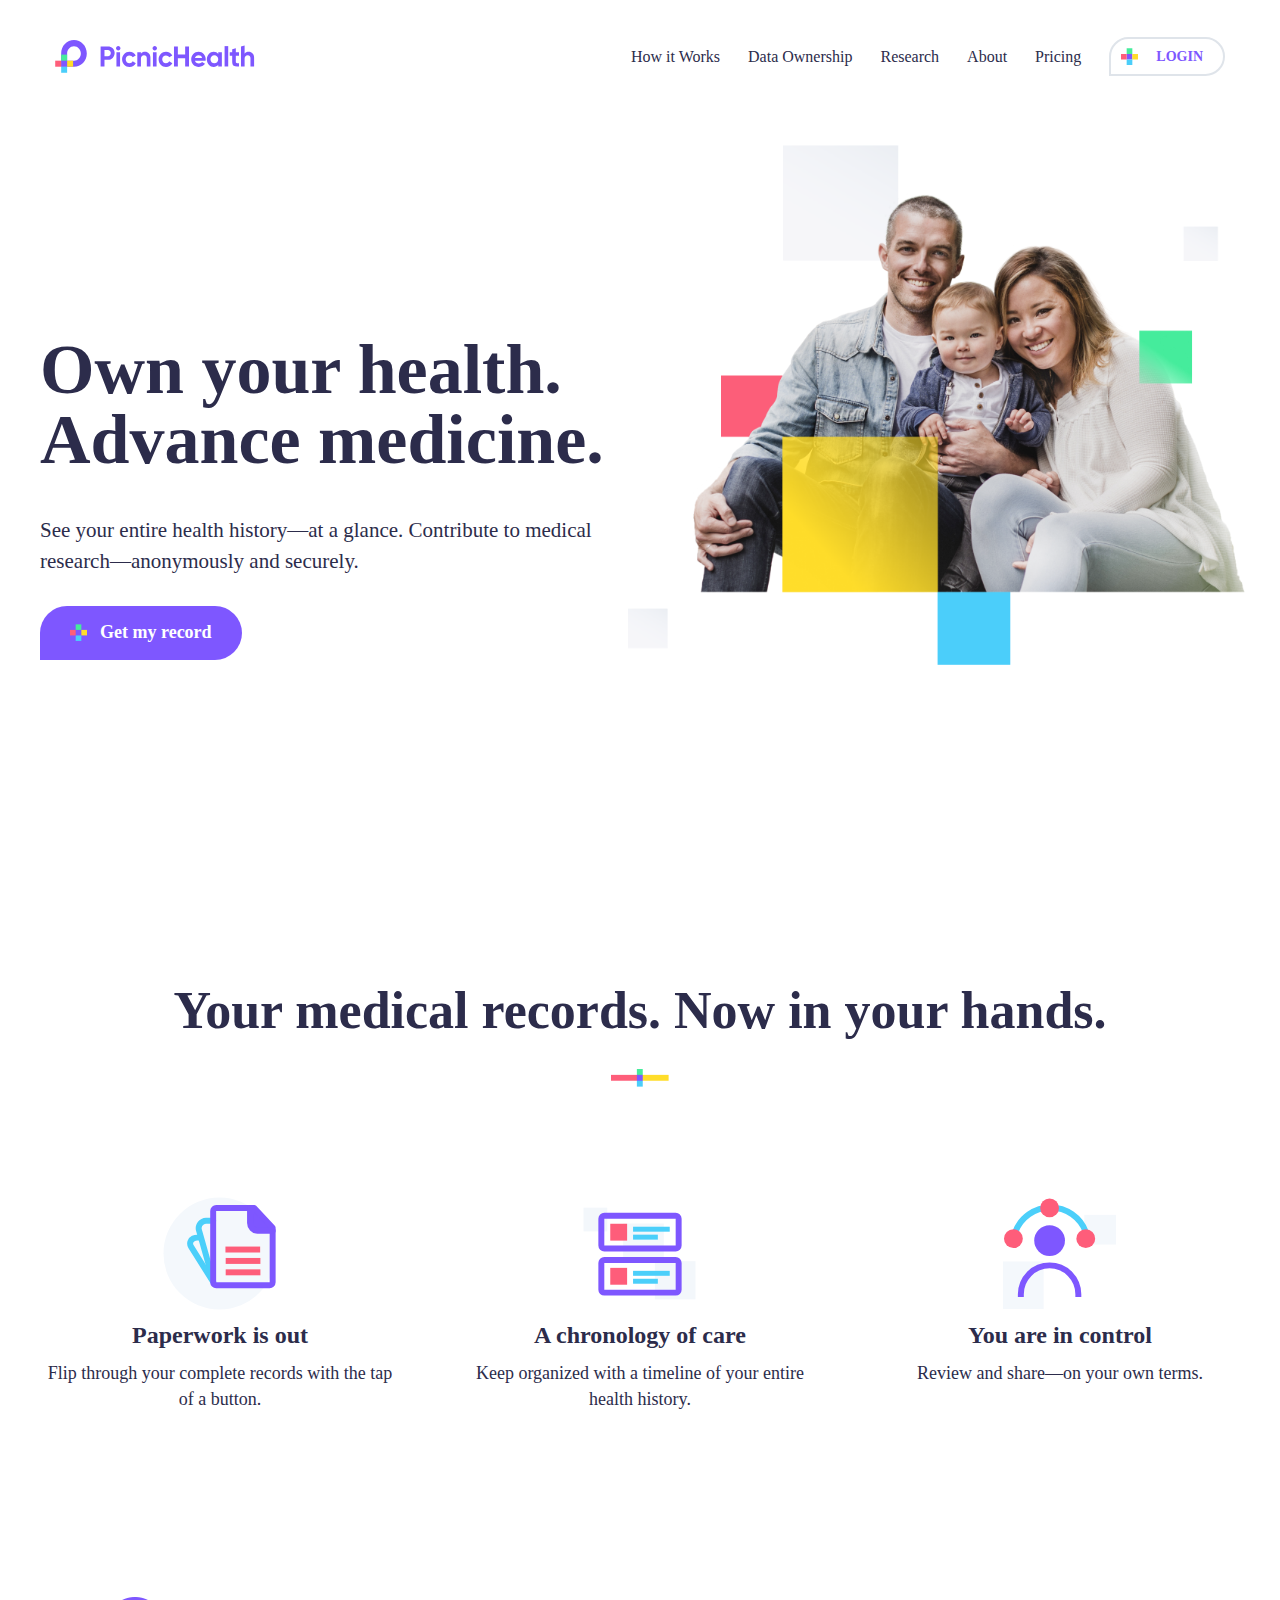
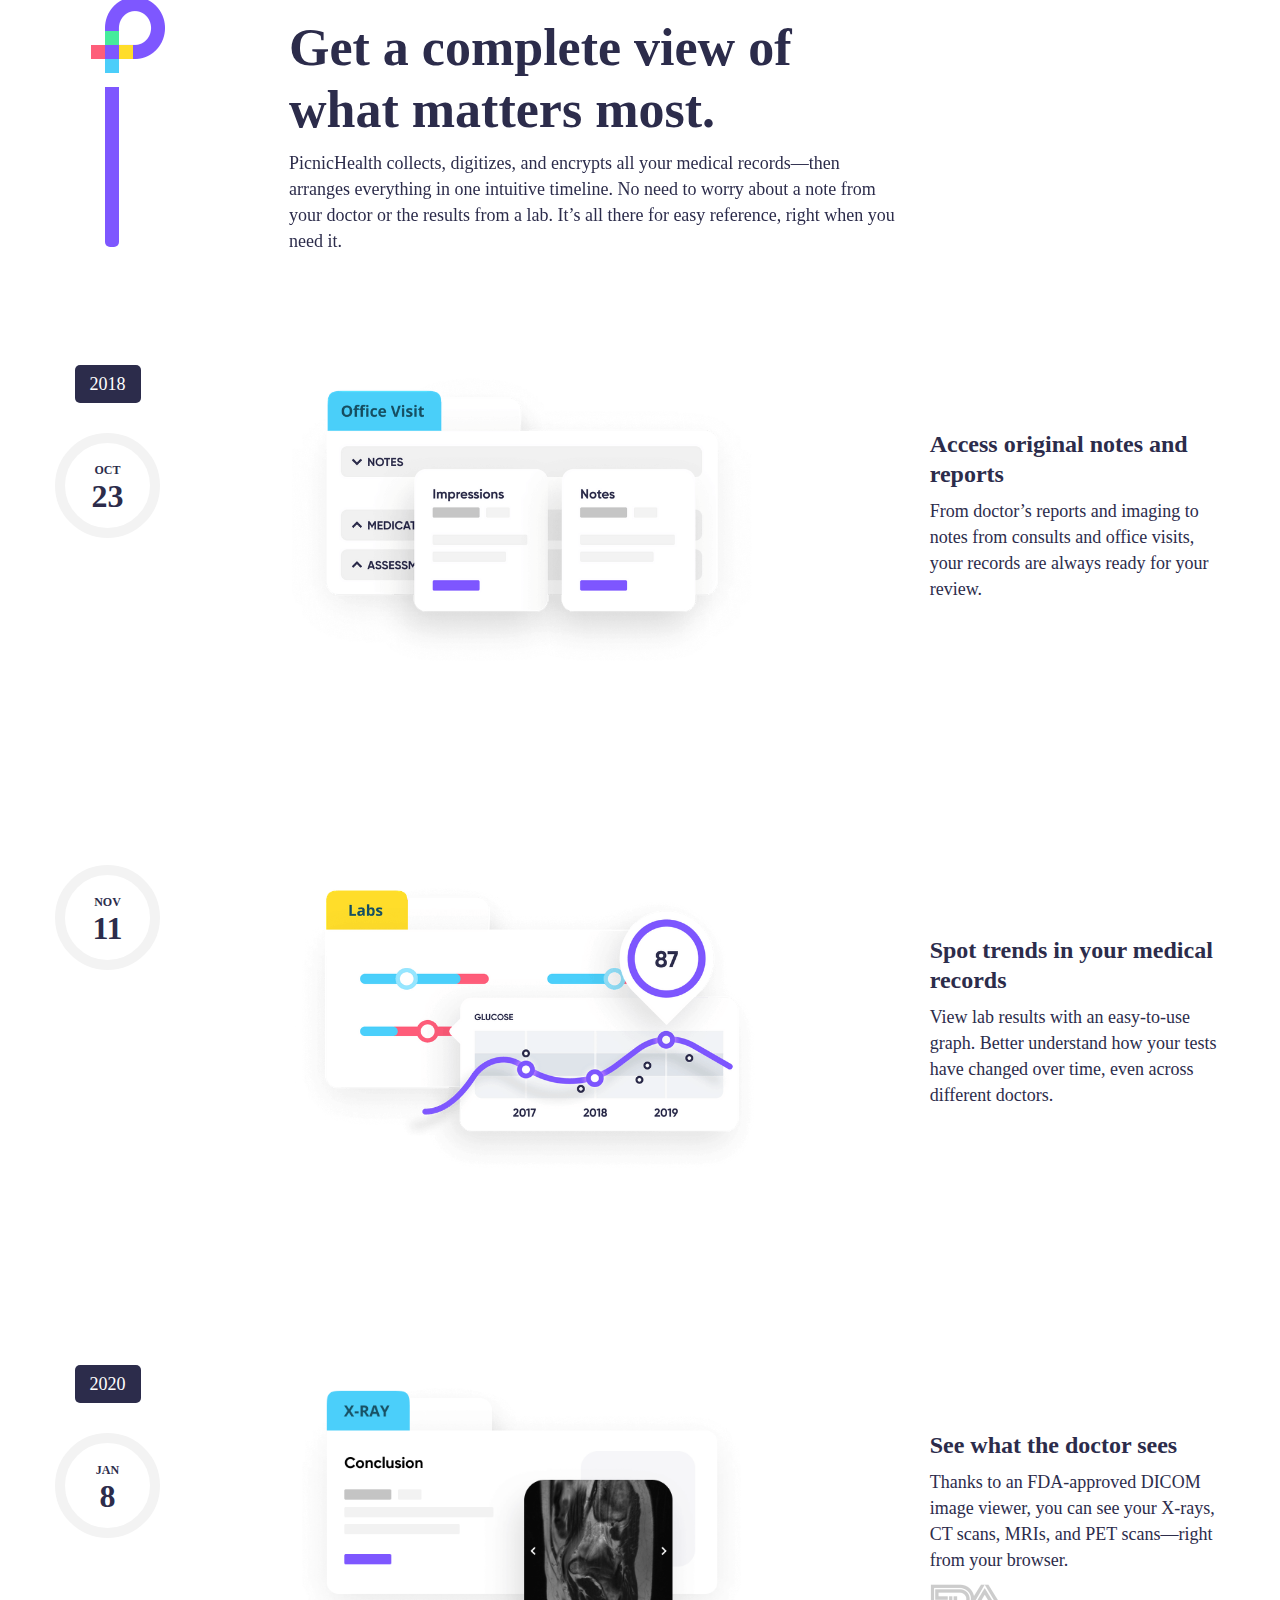
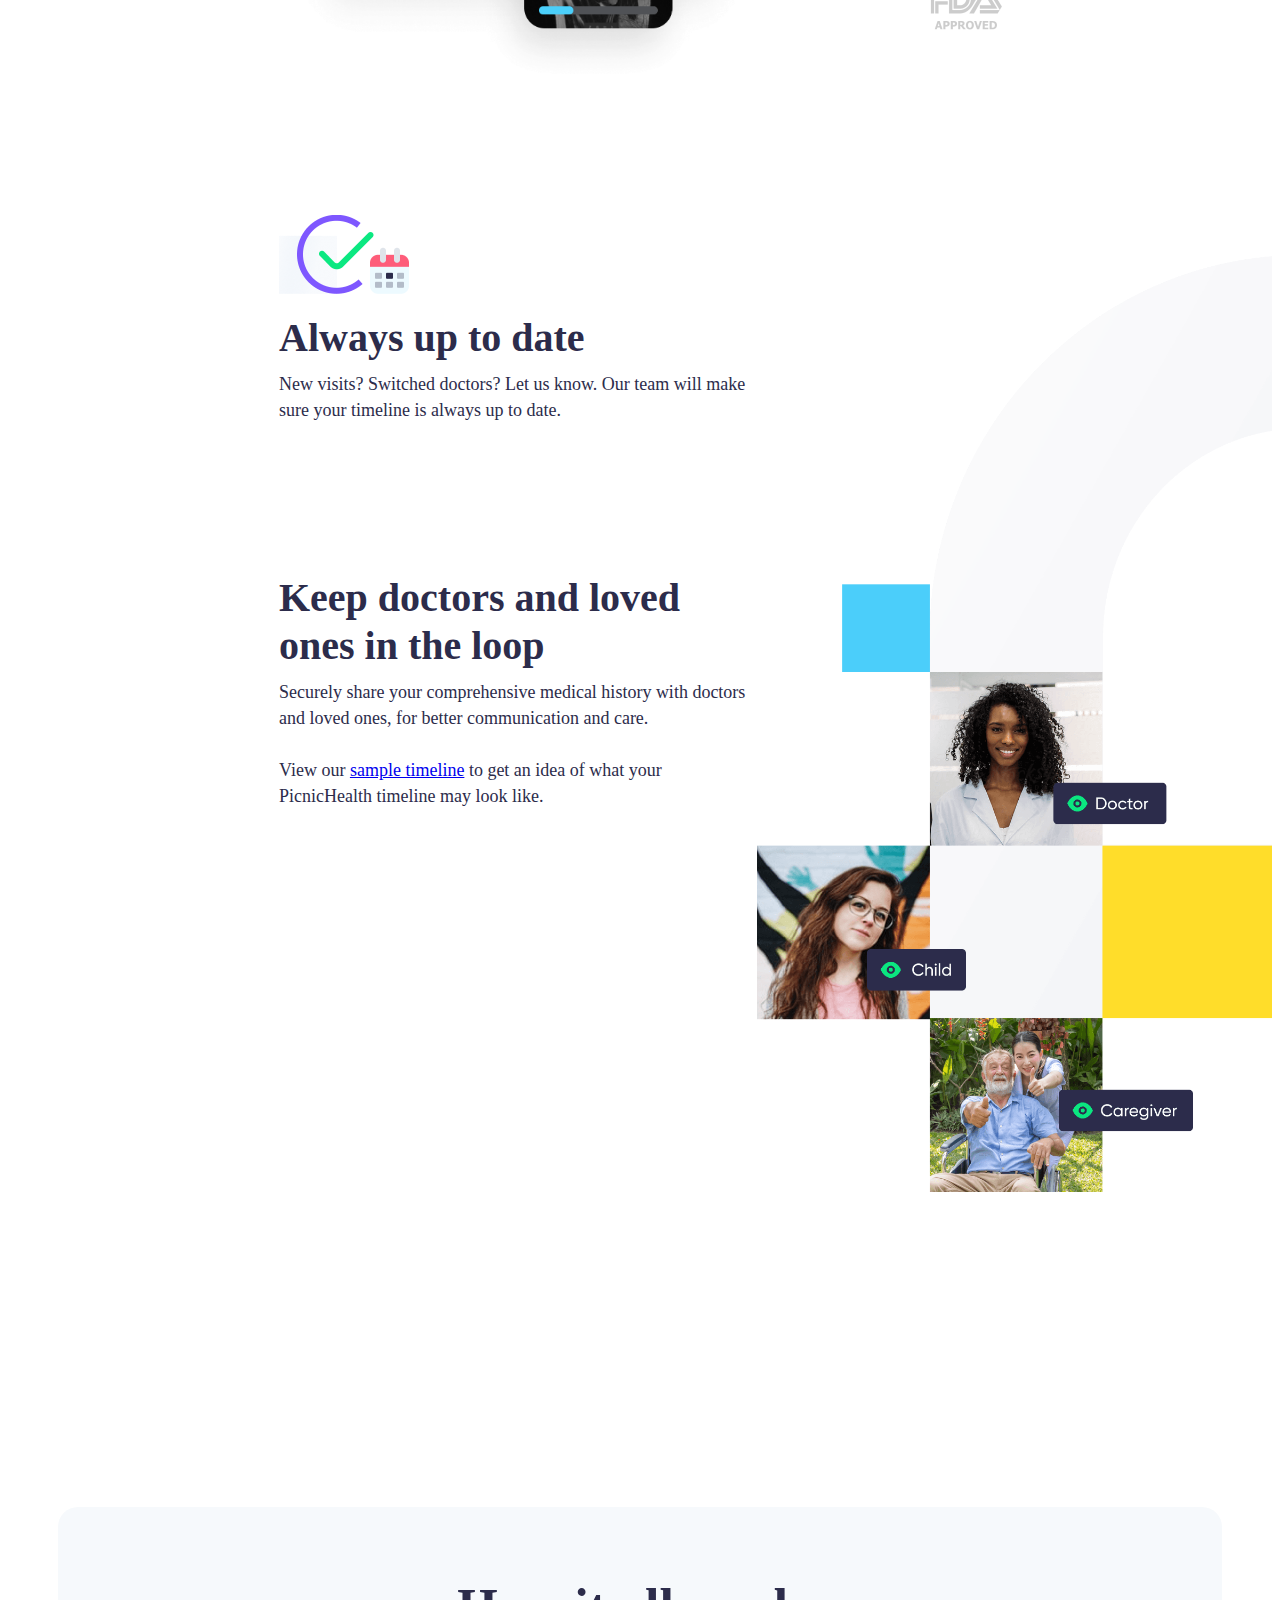
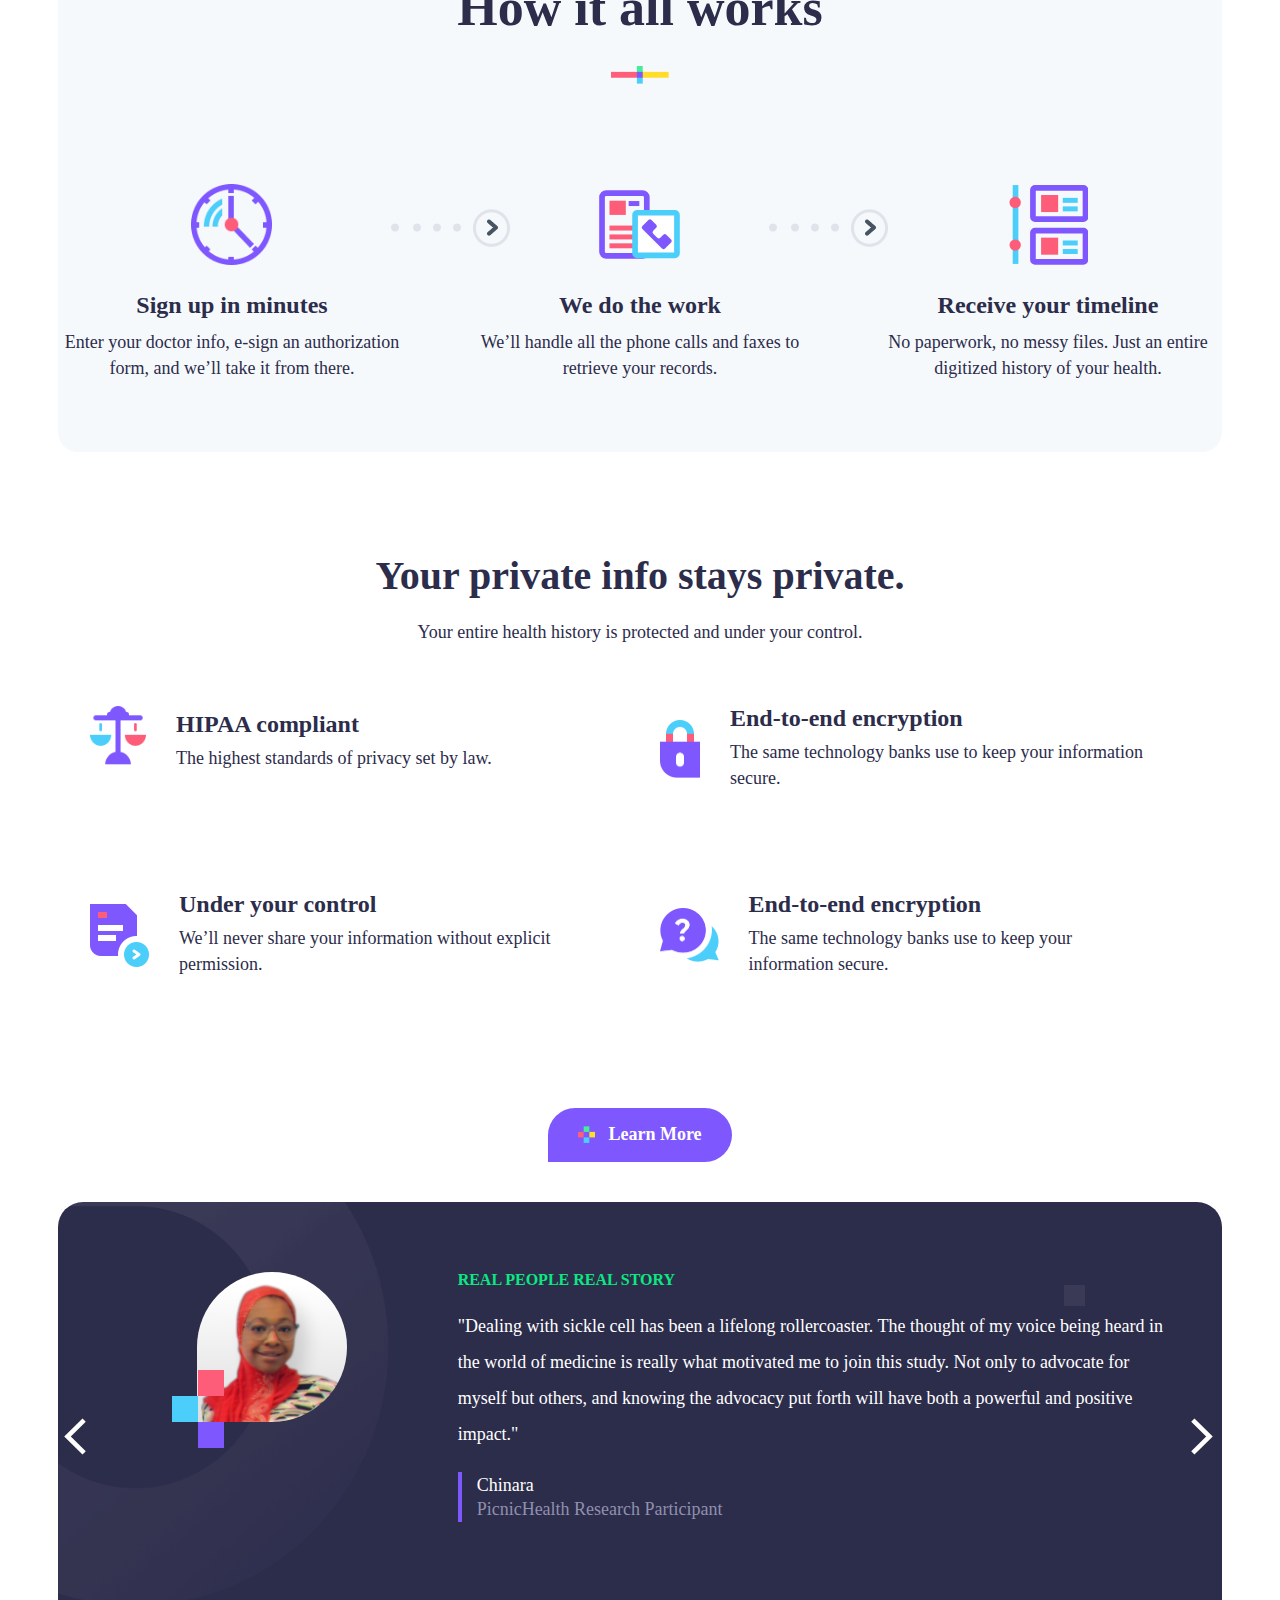
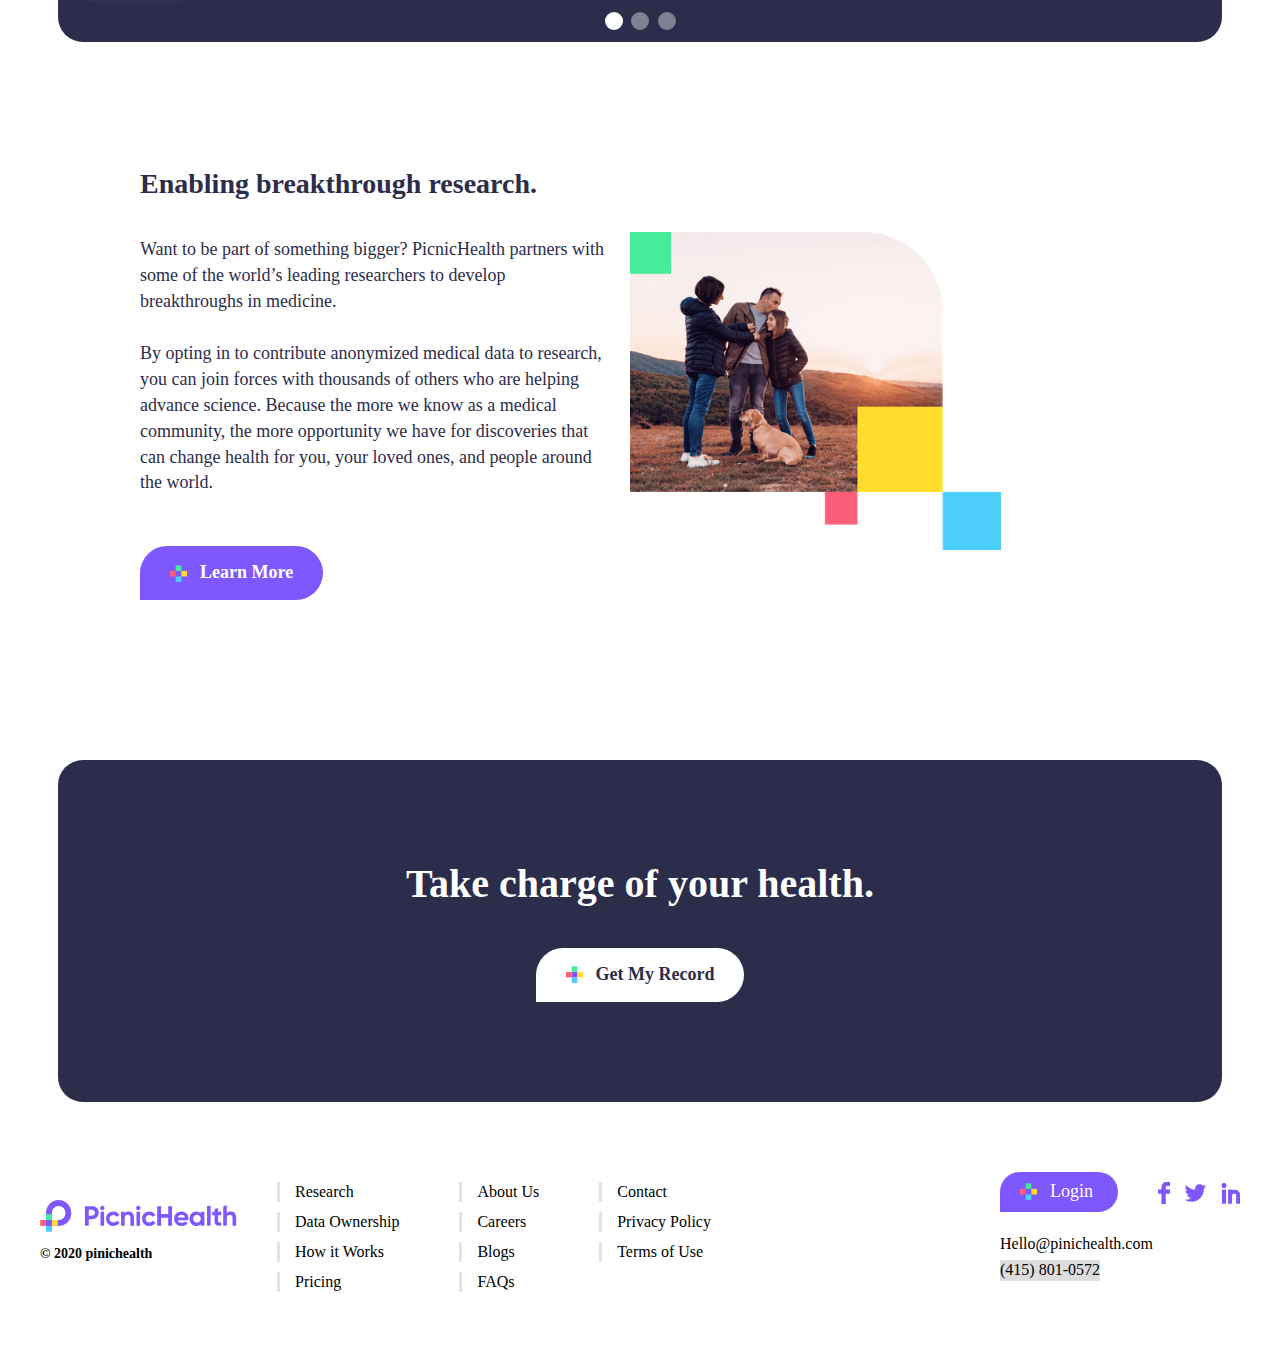
<file: index.html>
<!DOCTYPE html>
<html lang="en">
<head>
    <meta charset="UTF-8">
    <meta name="viewport" content="width=device-width, initial-scale=1.0">
    <!-- <link rel="shortcut icon" type="image/png" href="image/timeline-logo.png"> -->
    <link rel="stylesheet" href="sass/main.css">
    <title>PicnicHealth | Own your health. Advance medicine</title>
    <script src="app.js" defer async></script>
</head>
<body>
    <header class="header">
        <div class="navigation max-width">
            <img src="image/assest/hero-logo.svg" alt="hero logo" class="nav-logo">
            <ul class="nav--items">
                <li class="nav--item"><a href="#">How it Works</a></li>
                <li class="nav--item"><a href="#">Data Ownership</a></li>
                <li class="nav--item"><a href="#">Research</a></li>
                <li class="nav--item"><a href="#">About</a></li>
                <li class="nav--item"><a href="#">Pricing</a></li>
            </ul>
            <a href="#" class="nav--btn">Login</a>
        </div>

        <div class="hero-content max-width">
            <div class="hero">
                <h1 class="primary-heading">Own your health. Advance medicine.</h1>
                <p>See your entire health history—at a glance. Contribute to medical research—anonymously and securely.</p>
            </div>
            <img src="image/PH-Home-Hero.png" alt="Photo of a family sitting together" class="hero-bkg">
            <a href="#" class="btn btn--full">Get my record</a>
        </div>
    </header>

    <section class="section-overview">
        <div class="sub-heading text-centre">
            <h2 class="secondary-heading overview__heading heading-divider">Your medical records. Now in your hands.</h2>
        </div>
        <div class="overview row">
            <div class="col-1-of-3">
                <figure class="overview__image">
                    <img src="image/icon-complete.svg" alt="icon complete" class="overview__icon">
                </figure>
                <h4 class="heading-4">Paperwork is out</h4>
                <p class="overview__paragraph">Flip through your complete records with the tap of a button.</p>
            </div>
            <div class="col-1-of-3">
                <figure class="overview__image">
                    <img src="image/icon-organized.svg" alt="icon organized" class="overview__icon">
                </figure>
                <h4 class="heading-4">A chronology of care</h4>
                <p class="overview__paragraph">Keep organized with a timeline of your entire health history.</p>
            </div>
            <div class="col-1-of-3">
                <figure class="overview__image">
                    <img src="image/icon-yours.svg" alt="icon yours" class="overview__icon">
                </figure>
                <h4 class="heading-4">You are in control</h4>
                <p class="overview__paragraph">Review and share—on your own terms. <br> &nbsp; </p>
            </div>
        </div>
    </section>

    <section class="section-timeline">
        <div class="max-width">
            <div class="timeline-wrapper">
                <div class="timeline--track-wrap">
                    <img src="image/timeline-logo.png" alt="timeline logo" class="timeline__logo">
                    <div class="timeline__line">
                        <div class="timeline--fill style="will-change: width, height; height: 2%;""></div>
                        <div class="timeline-rail"></div>
                        <div class="arrow-curve-wrapper">
                            <div class="arrow-curve-overlay" style="will-change: transform; transform: translate3d(0px, 0px, 0px) scale3d(1, 1, 1) rotateX(0deg) rotateY(0deg) rotateZ(0deg) skew(0deg, 0deg); transform-style: preserve-3d;"></div>
                            <div class="arrow-curve-graphic"></div>
                            <div class="arrow-curve-graphic-sm"></div>
                        </div>
                    </div>
                </div>

                <div class="timeline--content-wrap">
                    <div class="timeline-welcome" style="transform: translate3d(0px, 0px, 0px) scale3d(1, 1, 1) rotateX(0deg) rotateY(0deg) rotateZ(0deg) skew(0deg, 0deg); transform-style: preserve-3d; opacity: 1;">
                        <div class="timeline-content col">
                            <h2 class="secondary-heading timeline-heading">Get a complete view of what matters most.</h2>
                            <p>PicnicHealth collects, digitizes, and encrypts all your medical records—then arranges everything in one intuitive timeline.
                            No need to worry about a note from your doctor or the results from a lab. It’s all there for easy reference, right when you need it.
                            </p>
                        </div>
                    </div>

                    <div class="timeline">
                        <div class="time__stamp">
                            <div class="time__year">2018</div>
                            <div class="time__date">
                                <div class="time--month">Oct</div>
                                <div class="time--day">23</div>
                            </div>
                        </div>
                        <div class="timeline-column">
                            <div class="col">
                                <img src="image/visits-p-800.png" alt="time illustration" class="timeline-illust">
                            </div>
                            <div class="timeline__box">
                                <h4 class="heading-4">Access original notes and reports</h4>
                                <p>From doctor’s reports and imaging to notes from consults and office visits, your records are always ready for your review.</p>
                            </div>
                        </div>
                    </div>

                    <div class="timeline">
                        <div class="time__stamp">
                            <div class="time__date">
                                <div class="time--month">Nov</div>
                                <div class="time--day">11</div>
                            </div>
                        </div>
                        <div class="timeline-column">
                            <div class="col">
                                <img src="image/labs-p-800.png" alt="time illustration" class="timeline-illust">
                            </div>
                            <div class="timeline__box">
                                <h4 class="heading-4">Spot trends in your medical records</h4>
                                <p>View lab results with an easy-to-use graph. Better understand how your tests have changed over time, even across different doctors.</p>
                            </div>
                        </div>
                    </div>

                    <div class="timeline">
                        <div class="time__stamp">
                            <div class="time__year">2020</div>
                            <div class="time__date">
                                <div class="time--month">Jan</div>
                                <div class="time--day">8</div>
                            </div>
                        </div>
                        <div class="timeline-column">
                            <div class="col">
                                <img src="image/xray.png" alt="time illustration" class="timeline-illust">
                            </div>
                            <div class="timeline__box">
                                <h4 class="heading-4">See what the doctor sees</h4>
                                <p>Thanks to an FDA-approved DICOM image viewer, you can see your X-rays, CT scans, MRIs, and PET scans—right from your browser.</p>
                                <img src="image/fda.png" alt="fda" class="approved">
                            </div>
                        </div>
                    </div>

                    <div class="timeline timeline--large">
                        <div class="timeline-detail">
                            <img src="image/icon-calendar-sync.png" alt="calender icon" class="timeline__icon">
                            <h3 class="tertiary-heading detail-heading">Always up to date</h3>
                            <p>New visits? Switched doctors? Let us know. Our team will make sure your timeline is always up to date.</p>
                        </div>

                        <div class="timeline-text">
                            <h3 class="tertiary-heading detail-heading">Keep doctors and loved ones in the loop</h3>
                            <p>Securely share your comprehensive medical history with doctors and loved ones, for better communication and care.
                                <br>
                                <br>
                                View our <a href="#">sample timeline</a> to get an idea of what your PicnicHealth timeline may look like.
                            </p>
                        </div>
                    </div>

                    <img src="image/group-loop-lg.png" alt="" class="timeline__big-bkg">

                </div>
            </div>
        </div>
    </section>

    <section class="section-guide">
        <div class="sub-heading text-centre">
            <h2 class="secondary-heading guide__heading heading-divider">How it all works</h2>
        </div>
        <div class="guide row">
             <div class="col-1-of-3">
                <img src="image/icon-clock.png" alt="icon clock" class="guide__icon">
                <h4 class="heading-4 sub-heading">Sign up in minutes</h4>
                <p class="guide__paragraph">Enter your doctor info, e-sign an authorization form, and we’ll take it from there.</p>
            </div>
            <div class="col-1-of-3 guide__item">
                <img src="image/icon-work.svg" alt="icon work" class="guide__icon guide__icon-1">
                <h4 class="heading-4 sub-heading">We do the work</h4>
                <p class="guide__paragraph">We’ll handle all the phone calls and faxes to retrieve your records.</p>
                <div class="dotted-arrow before"></div>
                <div class="dotted-arrow after"></div>
            </div>
            <div class="col-1-of-3">
                <img src="image/icon-timeline.svg" alt="icon timeline" class="guide__icon">
                <h4 class="heading-4 sub-heading">Receive your timeline</h4>
                <p class="guide__paragraph">No paperwork, no messy files. Just an entire digitized history of your health.</p>
            </div>
        </div>
    </section>

    <section class="section-privacy">
        <div class="sub-heading text-centre">
            <h3 class="tertiary-heading">Your private info stays private.</h3>
            <p class="paragraph-h">Your entire health history is protected and under your control.</p>
        </div>
        <div class="row row-1">
            <div class="privacy__box">
                <div class="privacy__container col-1-of-2">
                    <div class="privacy__item">
                        <img src="image/icon-hipaa.png" alt="icon hippa" class="privacy__image privacy__image--1">
                        <div class="privacy__content">
                            <h4 class="heading-4 heading-4__1">HIPAA compliant</h4>
                            <p>The highest standards of privacy set by law.</p>
                        </div>
                    </div>
                </div>

                <div class="privacy__container col-1-of-2">
                    <div class="privacy__item">
                        <img src="image/icon-encryption.png" alt="icon encryption" width="40" class="privacy__image privacy__image--2">
                        <div class="privacy__content">
                            <h4 class="heading-4 heading-4__1">End-to-end encryption</h4>
                            <p>The same technology banks use to keep your information secure.</p>
                        </div>
                    </div>
                </div>
            </div>
        </div>

        <div class="row">
            <div class="privacy__box">
                <div class="privacy__container col-1-of-2">
                    <div class="privacy__item">
                        <img src="image/icon-data-control.png" alt="icon hippa" width="59" class="privacy__image privacy__image--3">
                        <div class="privacy__content">
                            <h4 class="heading-4 heading-4__1">Under your control</h4>
                            <p>We’ll never share your information without explicit permission.</p>
                        </div>
                    </div>
                </div>

                <div class="privacy__container col-1-of-2">
                    <div class="privacy__item">
                        <img src="image/icon-partners.png" alt="icon encryption" width="58.5" class="privacy__image privacy_image--4">
                        <div class="privacy__content">
                            <h4 class="heading-4 heading-4__1">End-to-end encryption</h4>
                            <p>The same technology banks use to keep your information secure.</p>
                        </div>
                    </div>
                </div>
            </div>
        </div>

        <div class="btn-container">
            <a href="#" class="btn btn--full">Learn More</a>
        </div>
    </section>

    <section class="section-testimonial">
        <div class="testimonial">
            <div class="testimonial__box">
                <div class="slider__icon">
                    <img src="image/icon-left-arrow.svg" alt="icon left" class="left-arrow slide-arrow">
                </div>
                <div class="row">
                    <div class="testimonial-centre">
                        <div class="testimonial__image">
                            <img src="image/Frame 688.png" alt="" class="testimonial__profile">
                            <div class="author__checker"></div>
                        </div>
                        <div class="testimonial__container">
                            <h6 class="testimonial__title">Real people real story</h6>
                            <div class="testimonial__content">"Dealing with sickle cell has been a lifelong rollercoaster. 
                                The thought of my voice being heard in the world of medicine is really what motivated me to join this study. 
                                Not only to advocate for myself but others, and knowing the advocacy put forth will have both a powerful and positive impact."
                            </div>
                            <div class="user-wrapper">
                                <div class="user-border-left"></div>
                                <div class="user__detail">
                                    <div class="user__name">Chinara</div>
                                    <div class="user__profile">PicnicHealth Research Participant</div>
                                </div>
                            </div>
                        </div>
                    </div>
                </div>
                <div class="slider__icon">
                    <img src="image/icon-right-arrow.svg" alt="icon left" class="right-arrow slide-arrow">
                </div>
            </div>
            <div class="slide-nav w-slider-nav w-round">
                <div class="w-slider-dot w-active" data-wf-ignore=""></div>
                <div class="w-slider-dot" data-wf-ignore=""></div>
                <div class="w-slider-dot" data-wf-ignore=""></div>
            </div>
        </div>
    </section>

    <section class="section-split-info">
        <div class="split__container">
            <div class="row split__centre">
                <div class="col-1-of-2 split__content">
                    <h2 class="secondary-heading split__heading">Enabling breakthrough research.</h2>
                    <p class="split__paragraph">
                        Want to be part of something bigger? PicnicHealth partners with some of the world’s leading researchers to develop breakthroughs in medicine.
                        <br>
                        <br>
                        By opting in to contribute anonymized medical data to research, you can join forces with thousands of others who are helping advance science. 
                        Because the more we know as a medical community, the more opportunity we have for discoveries that can change health for you, your loved ones, 
                        and people around the world.
                    </p>
                    <a href="#" class="btn btn--full">Learn More</a>
                </div>
                <div class="col-1-of-2">
                    <img src="image/family-shapes-p-500.png" alt="family picture" class="split__bkg" sizes="300px">
                </div>
            </div>
        </div>
    </section>

    <section class="section-cta">
        <div class="row">
            <h3 class="tertiary-heading tertiary-heading--white">Take charge of your health.</h3>
            <div class="block"></div>
            <div class="btn-container">
               <a href="#" class="btn btn--full btn--white">Get My Record</a>
            </div>
        </div>
    </section>
</body>

<footer class="footer">
    <div class="row">
        <div class="footer__container">
            <div class="footer-primary">
                <div class="footer__brand-banner">
                    <a href="#" class="footer__logo-box">
                        <img src="image/logo.svg" alt="pinichealth footer logo" class="footer__logo-stamp">
                    </a>
                    <p class="copyright">&copy; 2020 pinichealth</p>
                </div>
                <div class="footer__nav-list">
                    <ul class="footer__links">
                        <li class="footer__link"><a href="#">Research</a></li>
                        <li class="footer__link"><a href="#">Data Ownership</a></li>
                        <li class="footer__link"><a href="#">How it Works</a></li>
                        <li class="footer__link"><a href="#">Pricing</a></li>
                    </ul>
                    <ul class="footer__links">
                        <li class="footer__link"><a href="#">About Us</a></li>
                        <li class="footer__link"><a href="#">Careers</a></li>
                        <li class="footer__link"><a href="#">Blogs</a></li>
                        <li class="footer__link"><a href="#">FAQs</a></li>
                    </ul>
                    <ul class="footer__links">
                        <li class="footer__link"><a href="#">Contact</a></li>
                        <li class="footer__link"><a href="#">Privacy Policy</a></li>
                        <li class="footer__link"><a href="#">Terms of Use</a></li>
                    </ul>
                </div>
            </div>
            <div class="footer-secondary">
                <div class="footer__small">
                    <div class="footer__cta">
                        <a href="#" class="footer__btn btn btn--full btn-small">Login</a>
                    </div>
                    <ul class="footer__social">
                        <li class="footer__connect"><a href="#" class="footer__sb"><img src="image/icon-fb.png" alt="Facebook icon" class="footer__icon" width="12"></a></li>
                        <li class="footer__connect"><a href="#" class="footer__sb"><img src="image/icon-tw.png" alt="Twitter icon" class="footer__icon" width="21"></a></li>
                        <li class="footer__connect"><a href="#" class="footer__sb"><img src="image/icon-li.png" alt="Instagram icon" class="footer__icon" width="19"></a></li>
                    </ul>
                </div>

                <div class="footer__contact">
                    <a href="mailto:hello@picnichealth.com?subject=Hello%20Picnichealth" class="Email-contact">Hello@pinichealth.com</a>
                    <a href="tel:415-801-0572" class="Phone-contact">(415) 801-0572</a>
                </div>
            </div>
        </div>
    </div>
</footer>
</html>
</file>
<file: sass/main.css>
@charset "UTF-8";
/*

0 - 600px --- Mobile phone
600px - 900px --- Tablet portrait
900px - 1200px --- Tablet landscape
1200px - 1800px + --- Big screen


SETTING TO THE MEDIA RESPONSIVE ADAPTATION
600px = 50em , 1em = 16px - phone
900px = 56.25em , 1em = 16px  - tablet port
1200px = 75em , 1em = 16px - tab land
1800px = 112.5em , 1em = 16px -bid desk

*/
*,
*::before,
*::after {
  -webkit-box-sizing: inherit;
          box-sizing: inherit;
}

html {
  margin: 0;
  padding: 0;
  -webkit-box-sizing: inherit;
          box-sizing: inherit;
}

body {
  -webkit-box-sizing: border-box;
          box-sizing: border-box;
}

img {
  max-width: 100%;
  vertical-align: middle;
  display: inline-block;
}

html {
  font-size: 62.5%;
}

body {
  color: #2c2c4b;
  font-family: "Gilroy", san-serif;
  font-font-weight: 400;
  line-height: 1.7;
}

.primary-heading, .secondary-heading, .tertiary-heading, .heading-4 {
  font-weight: 700;
  color: #2c2c4b;
  margin: 0;
}

.primary-heading {
  font-size: 7rem;
  max-width: 56%;
  line-height: 1;
  margin: 0;
  margin-top: 2rem;
  margin-bottom: 4rem;
}

.secondary-heading {
  font-size: 5.2rem;
}

.tertiary-heading {
  font-size: 4rem;
  line-height: 1.2;
}

.tertiary-heading--white {
  color: #ffffff;
}

.heading-4 {
  font-size: 2.4rem;
  font-weight: 700;
  line-height: 30px;
  margin-top: 1rem;
  margin-bottom: 1rem;
}

.heading-4__1 {
  line-height: 1;
  margin-top: 0rem;
}

h6 {
  margin: 0;
  line-height: 1;
}

p {
  margin: 0;
  padding: 0;
  font-size: 1.8rem;
  font-weight: 400;
  line-height: 1.4444;
}

.heading-divider {
  background: url(../../image/heading-divider.png);
  background-position: 50% 100%;
  background-size: 58px;
  background-repeat: no-repeat;
  text-align: center;
}

.max-width {
  padding: 1.5rem;
  margin: 0 auto;
  max-width: 120rem;
  position: relative;
}

.text-centre {
  text-align: center;
}

.clearFix::before {
  clear: both;
  content: "";
  zoom: 1;
}

.col {
  width: 66.6666667%;
}

.block {
  height: 40px;
}

.btn:link, .btn:visited {
  display: inline-block;
  margin-right: auto;
  margin-left: auto;
  padding: 17px 30px 17px 60px;
  border-radius: 100px 100px 100px 0px;
  text-decoration: none;
  font-size: 1.8rem;
  font-weight: 700;
  -webkit-transition: all .25s ease-in-out;
  transition: all .25s ease-in-out;
  line-height: 1.1;
}

.btn-small:link, .btn-small:visited {
  padding: 10px 25px 10px 50px;
  background-position: 20px 50%;
  font-weight: 500;
}

.btn--full {
  background-color: #7e57ff;
  color: #ffffff;
  background-image: url(../image/5e5eda1226f4ffa47f659b02_logo-pattern-mark.svg);
  background-repeat: no-repeat;
  background-size: 17px;
  background-position: 30px 50%;
}

.btn--full:hover, .btn--full:active {
  background-color: #9374fc;
}

.btn--white:link, .btn--white:visited {
  background-color: #ffffff;
  color: #2c2c4b;
}

.btn--white:hover, .btn--white:active {
  color: #ffffff;
  background-color: #7e57ff;
}

.btn-container {
  text-align: center;
}

.row {
  max-width: 120rem;
  margin: 0 auto;
}

.row:not(:last-child) {
  margin-bottom: 8rem;
}

.row-1 {
  margin-bottom: 0 !important;
}

.row::after {
  content: "";
  display: table;
  clear: both;
}

[class|="col"] {
  float: left;
}

[class|="col"]:not(:last-child) {
  margin-right: 6rem;
}

.col-1-of-2 {
  width: calc((100% - 6rem)/2);
}

.col-1-of-3 {
  width: calc((100% - 2 * 6rem)/3);
}

.col-2-of-3 {
  width: calc( 2 * ((100% - 2 * 6rem)/3) + 6rem);
}

.col-1-of-4 {
  width: calc((100% - 3 * 6rem)/4);
}

.col-2-of-4 {
  width: calc( 2 * ((100% - 3 * 6rem)/4) + 6rem);
}

.col-3-of-4 {
  width: calc( 3 * ((100% - 3 * 6rem)/4) + 6rem + 6rem);
}

.guide {
  text-align: center;
}

.guide__heading {
  margin-bottom: 100px;
  padding-bottom: 50px;
  padding-bottom: 5rem;
  line-height: 1 !important;
}

.guide__icon {
  width: 81px;
  display: inline-block;
  -ms-grid-column-align: center;
      justify-self: center;
  -webkit-box-align: end;
      -ms-flex-align: end;
          align-items: flex-end;
}

.guide__item {
  position: relative;
}

.sub-heading {
  margin-top: 25px;
  margin-bottom: 10px;
}

.dotted-arrow {
  position: absolute;
  top: 25px;
  width: 120px;
  height: 38px;
  background-image: url(../image/dotted-arrow-right.png);
  background-position: 0px 0px;
  background-size: 119px;
  background-repeat: no-repeat;
  z-index: 5;
}

.before {
  left: -75px;
}

.after {
  right: -75px;
}

.navigation {
  display: -webkit-box;
  display: -ms-flexbox;
  display: flex;
  -webkit-box-align: center;
      -ms-flex-align: center;
          align-items: center;
}

.nav-logo {
  width: 200px;
}

.nav--items {
  list-style: none;
  display: -webkit-box;
  display: -ms-flexbox;
  display: flex;
  -webkit-box-align: center;
      -ms-flex-align: center;
          align-items: center;
  margin-left: auto;
}

.nav--item {
  font-size: 1.6rem;
  font-weight: 500;
  padding: 10px 0px 10px;
  margin: 0px 20px 0px 8px;
}

.nav--item a:link, .nav--item a:visited {
  text-decoration: none;
  color: #2c2c4b;
  display: inline-block;
  -webkit-transition: all .5s;
  transition: all .5s;
}

.nav--item a:hover, .nav--item a:active {
  color: #3898EC;
}

.nav--btn {
  font-family: inherit;
  font-size: 1.4rem;
  font-weight: 700;
  text-transform: uppercase;
  text-decoration: none;
  color: #7e57ff;
  display: inline-block;
  margin-left: 8px;
  padding: 10px 20px 10px 45px;
  border: 2px solid #dfe4ea;
  border-radius: 100px 100px 100px 0px;
  background-image: url(../image/5e5eda1226f4ffa47f659b02_logo-pattern-mark.svg);
  background-size: 17px;
  background-repeat: no-repeat;
  background-position: 10px 50%;
  line-height: 1.1;
}

.hero-content {
  padding: calc(30rem - 9rem) 0rem 15rem 0rem;
  position: relative;
}

.hero-content p {
  margin-bottom: 30px;
  padding-right: 20px;
  font-size: 2.1rem;
  color: #2c2c4b;
  max-width: 50%;
}

.hero-bkg {
  height: 520px;
  position: absolute;
  right: -20px;
  top: 4rem;
}

.overview {
  text-align: center;
}

.overview h4 {
  vertical-align: top;
}

.overview__heading {
  margin-bottom: 100px;
  padding-bottom: 50px;
  padding-bottom: 5rem;
  line-height: 1 !important;
}

.overview__image {
  width: 114;
  height: 114;
  text-align: center;
}

.overview__icon {
  width: 11.3rem;
  -ms-grid-column-align: center;
      justify-self: center;
}

.overview__paragraph {
  margin: 0;
  margin-bottom: 1rem;
  font-size: 1.8rem;
  line-height: 26px;
  font-weight: 400;
  color: #2c2c4b;
  -webkit-box-align: start;
      -ms-flex-align: start;
          align-items: flex-start;
}

.split__content {
  padding-left: 10rem;
  padding-bottom: 6rem;
}

.split__centre {
  display: -webkit-box;
  display: -ms-flexbox;
  display: flex;
  -webkit-box-align: center;
      -ms-flex-align: center;
          align-items: center;
}

.split__heading {
  font-size: 2.8rem;
  line-height: 1.6;
  margin-top: 2rem;
  margin-bottom: 1rem;
}

.split__paragraph {
  margin-top: 3rem;
  margin-bottom: 5rem;
}

.split__bkg {
  margin-top: -20px;
  margin-left: -40px;
  width: 371px;
}

.testimonial {
  background-color: #2c2c4b;
  background-image: url(../image/slider-bg.png);
  background-position: 0% 0%;
  background-size: contain;
  background-repeat: no-repeat;
  position: relative;
  border-radius: 25px;
  padding-top: 3rem;
}

.testimonial__box {
  position: relative;
  padding-top: 40px;
  display: -webkit-box;
  display: -ms-flexbox;
  display: flex;
  -webkit-box-align: center;
      -ms-flex-align: center;
          align-items: center;
}

.testimonial-centre {
  display: -webkit-box;
  display: -ms-flexbox;
  display: flex;
  -webkit-box-align: start;
      -ms-flex-align: start;
          align-items: flex-start;
  margin-left: auto;
  margin-right: auto;
}

.testimonial__image {
  width: 32.33333%;
  padding-left: 10px;
  padding-right: 10px;
  position: relative;
  display: -webkit-box;
  display: -ms-flexbox;
  display: flex;
  -webkit-box-pack: center;
      -ms-flex-pack: center;
          justify-content: center;
}

.testimonial__profile {
  width: 150px;
  height: 150px;
  border-bottom-left-radius: 0px;
  border-bottom-right-radius: 200px;
  border-top-right-radius: 200px;
  border-top-left-radius: 200px;
  -o-object-fit: cover;
     object-fit: cover;
}

.testimonial__title {
  font-size: 1.6rem;
  font-weight: 700;
  color: #0be881;
  text-transform: uppercase;
}

.testimonial__container {
  width: 66.66666%;
  padding-left: 10px;
  padding-right: 10px;
}

.testimonial__content {
  margin-top: 20px;
  margin-bottom: 20px;
  color: #ffffff;
  font-size: 1.8rem;
  font-weight: 300;
  line-height: 2;
}

.author__checker {
  position: absolute;
  left: 76px;
  bottom: -26px;
  width: 52px;
  height: 78px;
  background-image: url(../image/square-checkers.png);
  background-position: 0px 0px;
  background-size: cover;
}

.slider__icon {
  width: 80px;
  display: -webkit-box;
  display: -ms-flexbox;
  display: flex;
  -webkit-box-pack: center;
      -ms-flex-pack: center;
          justify-content: center;
}

.slide-arrow {
  width: 37px;
}

.user-wrapper {
  display: -webkit-box;
  display: -ms-flexbox;
  display: flex;
  -webkit-box-align: center;
      -ms-flex-align: center;
          align-items: center;
}

.user-border-left {
  width: 4px;
  height: 50px;
  background-color: #7e57ff;
}

.user__detail {
  margin-left: 15px;
}

.user__name {
  color: #ffffff;
  line-height: 24px;
  font-size: 1.8rem;
  font-weight: 500;
}

.user__profile {
  color: #8f90ae;
  line-height: 24px;
  font-size: 1.8rem;
  font-weight: 400;
}

.slide-nav {
  text-align: center;
  padding-top: 10px;
  height: 40px;
  text-align: center;
}

.w-slider-dot {
  position: relative;
  display: inline-block;
  width: 18px;
  height: 18px;
  background-color: rgba(255, 255, 255, 0.4);
  cursor: pointer;
  margin: 0 3px .5em;
  border-radius: 50%;
}

.w-active {
  background-color: #ffffff;
}

.paragraph-h {
  margin-top: 2rem;
  margin-bottom: 1rem;
}

.privacy__box {
  display: -webkit-box;
  display: -ms-flexbox;
  display: flex;
}

.privacy__container {
  padding-left: 50px;
}

.privacy__item {
  display: -webkit-box;
  display: -ms-flexbox;
  display: flex;
  max-width: 500px;
  margin-top: 50px;
  margin-bottom: 50px;
  -webkit-box-align: center;
      -ms-flex-align: center;
          align-items: center;
}

.privacy__image {
  max-width: 100%;
  vertical-align: middle;
}

.privacy__image--1 {
  width: 56px;
}

.privacy__image--2 {
  width: 40px;
}

.privacy__image--3 {
  width: 59px;
}

.privacy__image--4 {
  width: 58.5px;
}

.privacy__content {
  margin-left: 30px;
}

.timeline {
  width: 100%;
  height: 500px;
}

.timeline-wrapper {
  height: 100%;
  display: -webkit-box;
  display: -ms-flexbox;
  display: flex;
}

.timeline--track-wrap {
  display: inline-block;
  margin-right: 10rem;
  margin-left: 5rem;
  -webkit-box-orient: vertical;
  -webkit-box-direction: normal;
  -ms-flex-direction: column;
      flex-direction: column;
  position: relative;
}

.timeline__logo {
  width: 74px;
  max-width: none;
  margin-bottom: 1.4rem;
  position: relative;
  left: -14px;
}

.timeline__line {
  width: 14px;
  height: 90%;
  display: block;
  position: relative;
  display: -webkit-box;
  display: -ms-flexbox;
  display: flex;
  -webkit-box-orient: vertical;
  -webkit-box-direction: normal;
      -ms-flex-direction: column;
          flex-direction: column;
  -webkit-box-align: center;
      -ms-flex-align: center;
          align-items: center;
}

.timeline--fill {
  position: relative;
  width: 1.4rem;
  height: 16rem;
  background: #7e57ff;
  border-bottom-left-radius: 5px;
  border-bottom-right-radius: 5px;
}

.timeline--rail {
  width: 4px;
  height: 100%;
}

.timeline-welcome {
  width: 100%;
  margin-bottom: 100px;
}

.timeline-content {
  padding-left: 1rem;
  padding-right: 1rem;
  display: inline-block;
}

.timeline-heading {
  line-height: 1.2;
  margin-top: 2rem;
  margin-bottom: 1rem;
}

.timeline-content > p {
  font-size: 1.8rem;
  font-weight: 400;
  line-height: 1.4444;
  margin-bottom: 1rem;
}

.timeline-column {
  display: -webkit-box;
  display: -ms-flexbox;
  display: flex;
  -webkit-box-align: center;
      -ms-flex-align: center;
          align-items: center;
  margin-left: auto;
}

.timeline__box {
  width: 33.333333%;
}

.timeline__box p {
  font-size: 1.8rem;
  font-weight: 400;
  line-height: 1.444;
  margin-bottom: 1rem;
}

.timeline-illust {
  max-width: 38vw;
}

.timeline--large {
  width: 50%;
  position: relative;
}

.timeline-detail {
  margin-bottom: 100px;
  position: relative;
  top: -50px;
  width: 100%;
}

.timeline-detail > p {
  margin-bottom: 10px;
}

.timeline__icon {
  width: 130px;
  height: 100%;
}

.timeline__big-bkg {
  width: 97%;
  float: right;
  margin-top: -51rem;
  margin-right: -45rem;
}

.detail-heading {
  margin-top: 2rem;
  margin-bottom: 1rem;
}

.arrow-curve-wrapper {
  position: relative;
  left: 250.5px;
  top: -77px;
  width: 521px;
  height: 440px;
  z-index: -2;
}

.arrow-curve-graphic {
  position: absolute;
  left: 0%;
  top: 0%;
  right: 0%;
  bottom: 0%;
  z-index: -1;
  background-image: url(https://assets.website-files.com/5d8a20a…/5dd8153…_curve%20arrow.png);
  background-position: 50% 50%;
  background-size: 516px;
  background-repeat: no-repeat;
}

.time__stamp {
  display: -webkit-box;
  display: -ms-flexbox;
  display: flex;
  -webkit-box-orient: vertical;
  -webkit-box-direction: normal;
      -ms-flex-direction: column;
          flex-direction: column;
  -webkit-box-align: center;
      -ms-flex-align: center;
          align-items: center;
  position: absolute;
  left: 1.5rem;
  z-index: 2;
}

.time__year {
  background-color: #2c2c4b;
  display: inline-block;
  padding: 1rem 1.5rem;
  border-radius: 5px;
  color: #ffffff;
  font-size: 1.8rem;
  font-weight: 500;
  line-height: 1;
  margin-bottom: 3rem;
}

.time__date {
  width: 10.5rem;
  height: 10.5rem;
  border: 10px solid #f3f3f3;
  border-radius: 50%;
  background-color: #fff;
  display: -webkit-box;
  display: -ms-flexbox;
  display: flex;
  -webkit-box-orient: vertical;
  -webkit-box-direction: normal;
      -ms-flex-direction: column;
          flex-direction: column;
  -webkit-box-align: center;
      -ms-flex-align: center;
          align-items: center;
  -webkit-box-pack: center;
      -ms-flex-pack: center;
          justify-content: center;
}

.time--month {
  font-size: 1.2rem;
  font-weight: 700;
  text-transform: uppercase;
}

.time--day {
  font-size: 3.2rem;
  font-weight: 700;
  line-height: 1;
}

.approved {
  width: 73px;
  max-width: 100%;
  display: inline-block;
}

.footer {
  padding-top: 70px;
  padding-bottom: 40px;
}

.footer__container {
  display: -webkit-box;
  display: -ms-flexbox;
  display: flex;
  -webkit-box-pack: justify;
      -ms-flex-pack: justify;
          justify-content: space-between;
}

.footer__logo-box {
  margin-bottom: 12px;
  height: 100%;
  display: inline-block;
}

.footer-primary {
  display: -webkit-box;
  display: -ms-flexbox;
  display: flex;
  -webkit-box-align: center;
      -ms-flex-align: center;
          align-items: center;
}

.footer__nav-list {
  display: -webkit-box;
  display: -ms-flexbox;
  display: flex;
  -webkit-box-align: start;
      -ms-flex-align: start;
          align-items: flex-start;
}

.footer__links {
  margin: 0;
  padding: 0;
  margin-left: 40px;
}

.footer__links:not(:first-child) {
  padding-left: 20px;
}

.footer__link {
  list-style: none;
  border-left: 3px solid #dfe4ea;
  margin: 10px 0;
  padding-left: 15px;
  height: 20px;
  display: -webkit-box;
  display: -ms-flexbox;
  display: flex;
  -webkit-box-align: center;
      -ms-flex-align: center;
          align-items: center;
}

.footer__link a {
  text-decoration: none;
  display: inline-block;
  font-size: 1.6rem;
  font-weight: 500;
  color: #000;
  line-height: 1;
}

.footer__small {
  display: -webkit-box;
  display: -ms-flexbox;
  display: flex;
}

.footer__social {
  list-style: none;
  display: -webkit-box;
  display: -ms-flexbox;
  display: flex;
  -webkit-box-align: center;
      -ms-flex-align: center;
          align-items: center;
  padding-left: 25px;
}

.footer__social > li {
  margin-left: 15px;
}

.footer__sb {
  text-decoration: none;
}

.footer__contact {
  display: -webkit-box;
  display: -ms-flexbox;
  display: flex;
  -webkit-box-orient: vertical;
  -webkit-box-direction: normal;
      -ms-flex-direction: column;
          flex-direction: column;
  -webkit-box-align: start;
      -ms-flex-align: start;
          align-items: flex-start;
  margin-top: 20px;
}

.copyright {
  font-size: 1.4rem;
  font-weight: 700;
  margin-bottom: 10px;
  color: #000;
}

.Email-contact:link, .Phone-contact:link, .Email-contact:active, .Phone-contact:active {
  display: inline-block;
  text-decoration: none;
  font-size: 1.6rem;
  margin-bottom: 5px;
  color: #000;
  line-height: 1.3;
}

.Phone-contact {
  background-color: #dddddd;
}

.section-overview {
  padding-top: 15rem;
  padding-bottom: 10rem;
}

.section-timeline {
  padding-bottom: 20rem;
  margin-top: 6rem;
  overflow: hidden;
  position: relative;
}

.section-guide {
  background-color: #f6f9fc;
  margin: 10rem 5rem;
  border-radius: 20px;
  padding-top: 5rem;
  padding-bottom: 7rem;
}

.section-testimonial {
  margin-right: 50px;
  margin-left: 50px;
  padding-top: 40px;
  padding-bottom: 40px;
}

.section-split-info {
  margin-top: 60px;
  margin-bottom: 100px;
}

.section-cta {
  margin-left: 50px;
  margin-right: 50px;
  padding-top: 100px;
  padding-bottom: 100px;
  background-color: #2c2c4b;
  border-radius: 25px;
  text-align: center;
}
/*# sourceMappingURL=main.css.map */
</file>
